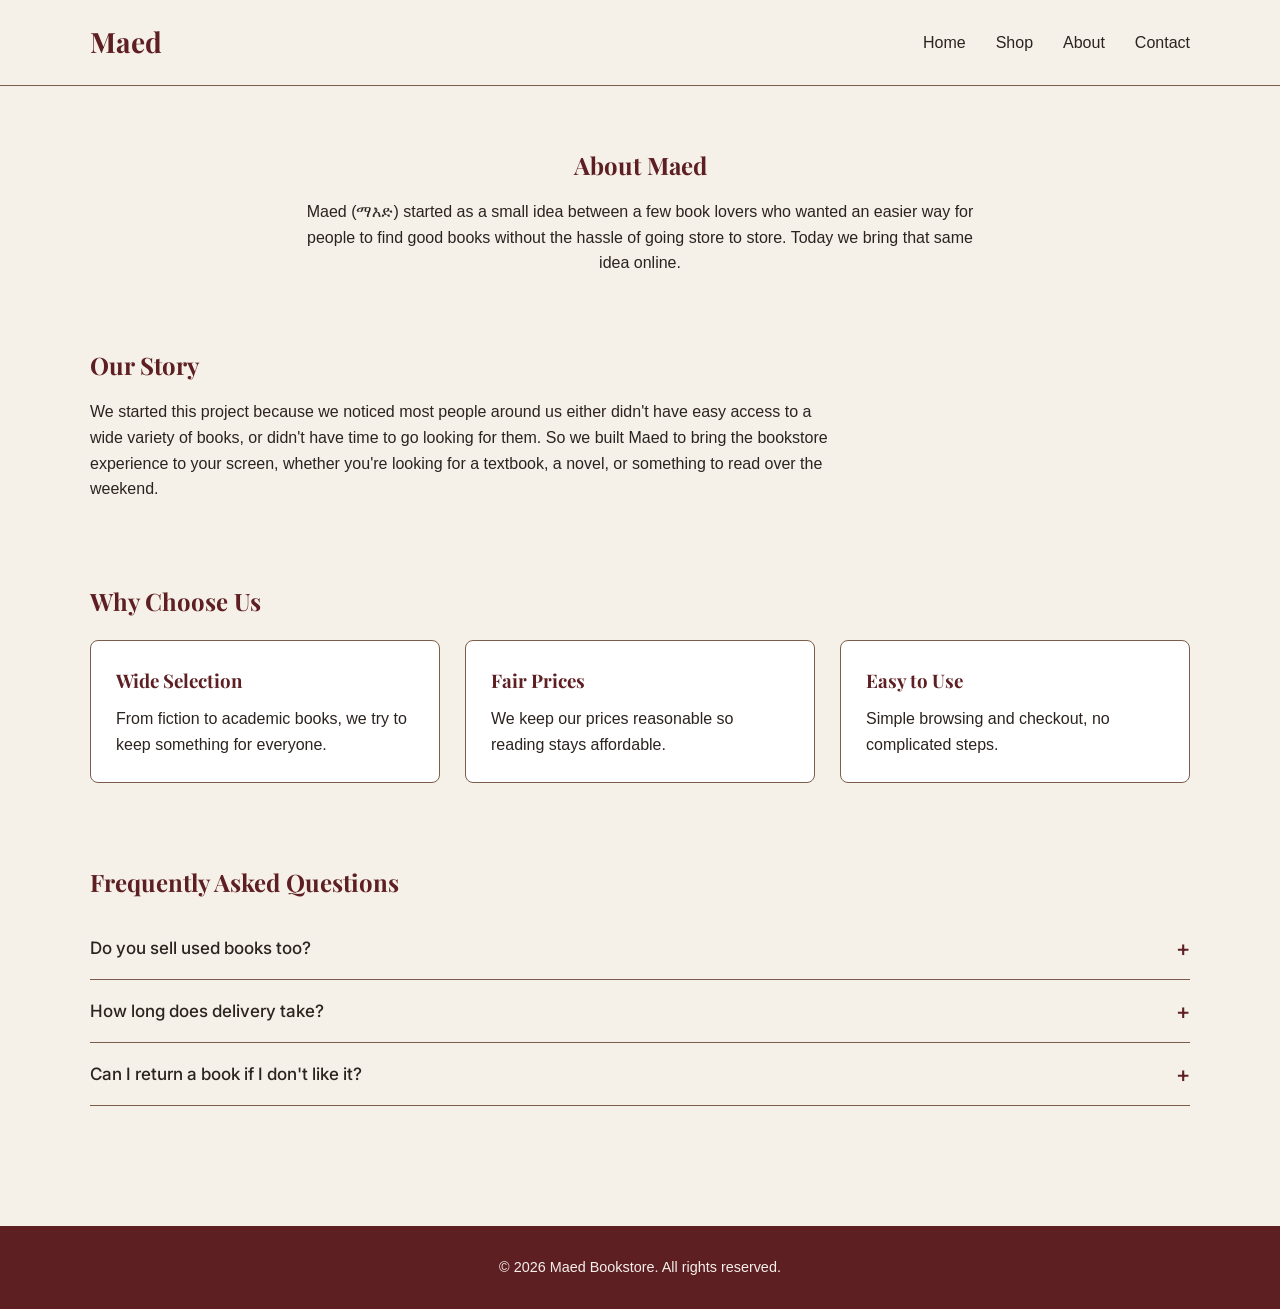
<file: about.html>
<!DOCTYPE html>
<html lang="en">

<head>
  <meta charset="UTF-8">
  <meta name="viewport" content="width=device-width, initial-scale=1.0">
  <title>About Us - Maed</title>

  <link
    href="https://fonts.googleapis.com/css2?family=Inter:wght@400;500;700&family=Playfair+Display:wght@400;600;700&display=swap"
    rel="stylesheet">
  <link rel="stylesheet" href="style.css">
  <link rel="stylesheet" href="about.css">
</head>

<body>

  <header>
    <nav class="container">
      <div class="logo">Maed</div>
      <ul>
        <li><a href="index.html">Home</a></li>
        <li><a href="catalog.html">Shop</a></li>
        <li><a href="about.html">About</a></li>
        <li><a href="contact.html">Contact</a></li>
      </ul>
    </nav>
  </header>

  <main class="container">

    <section class="about-hero">
      <h1>About Maed</h1>
      <p>Maed (ማእድ) started as a small idea between a few book lovers who wanted an easier way for people
        to find good books without the hassle of going store to store. Today we bring that same idea online.</p>
    </section>

    <section class="our-story">
      <h2>Our Story</h2>
      <p>We started this project because we noticed most people around us either didn't have easy access to
        a wide variety of books, or didn't have time to go looking for them. So we built Maed to bring the
        bookstore experience to your screen, whether you're looking for a textbook, a novel, or something to
        read over the weekend.</p>
    </section>

    <section class="values">
      <h2>Why Choose Us</h2>
      <div class="value-cards">
        <div class="card">
          <h3>Wide Selection</h3>
          <p>From fiction to academic books, we try to keep something for everyone.</p>
        </div>
        <div class="card">
          <h3>Fair Prices</h3>
          <p>We keep our prices reasonable so reading stays affordable.</p>
        </div>
        <div class="card">
          <h3>Easy to Use</h3>
          <p>Simple browsing and checkout, no complicated steps.</p>
        </div>
      </div>
    </section>

    <section class="faq">
      <h2>Frequently Asked Questions</h2>

      <div class="accordion">
        <div class="accordion-item">
          <button class="accordion-btn">Do you sell used books too?</button>
          <div class="accordion-content">
            <p>Right now we mainly focus on new books, but we're planning to add a used books section soon.</p>
          </div>
        </div>

        <div class="accordion-item">
          <button class="accordion-btn">How long does delivery take?</button>
          <div class="accordion-content">
            <p>It depends on your location, but usually a few business days.</p>
          </div>
        </div>

        <div class="accordion-item">
          <button class="accordion-btn">Can I return a book if I don't like it?</button>
          <div class="accordion-content">
            <p>Yes, as long as it's in its original condition and within our return window.</p>
          </div>
        </div>
      </div>
    </section>

  </main>

  <footer>
    <p>&copy; 2026 Maed Bookstore. All rights reserved.</p>
  </footer>

  <button id="scrollTopBtn" title="Go to top">&uarr;</button>

  <script src="about.js"></script>
</body>

</html>
</file>
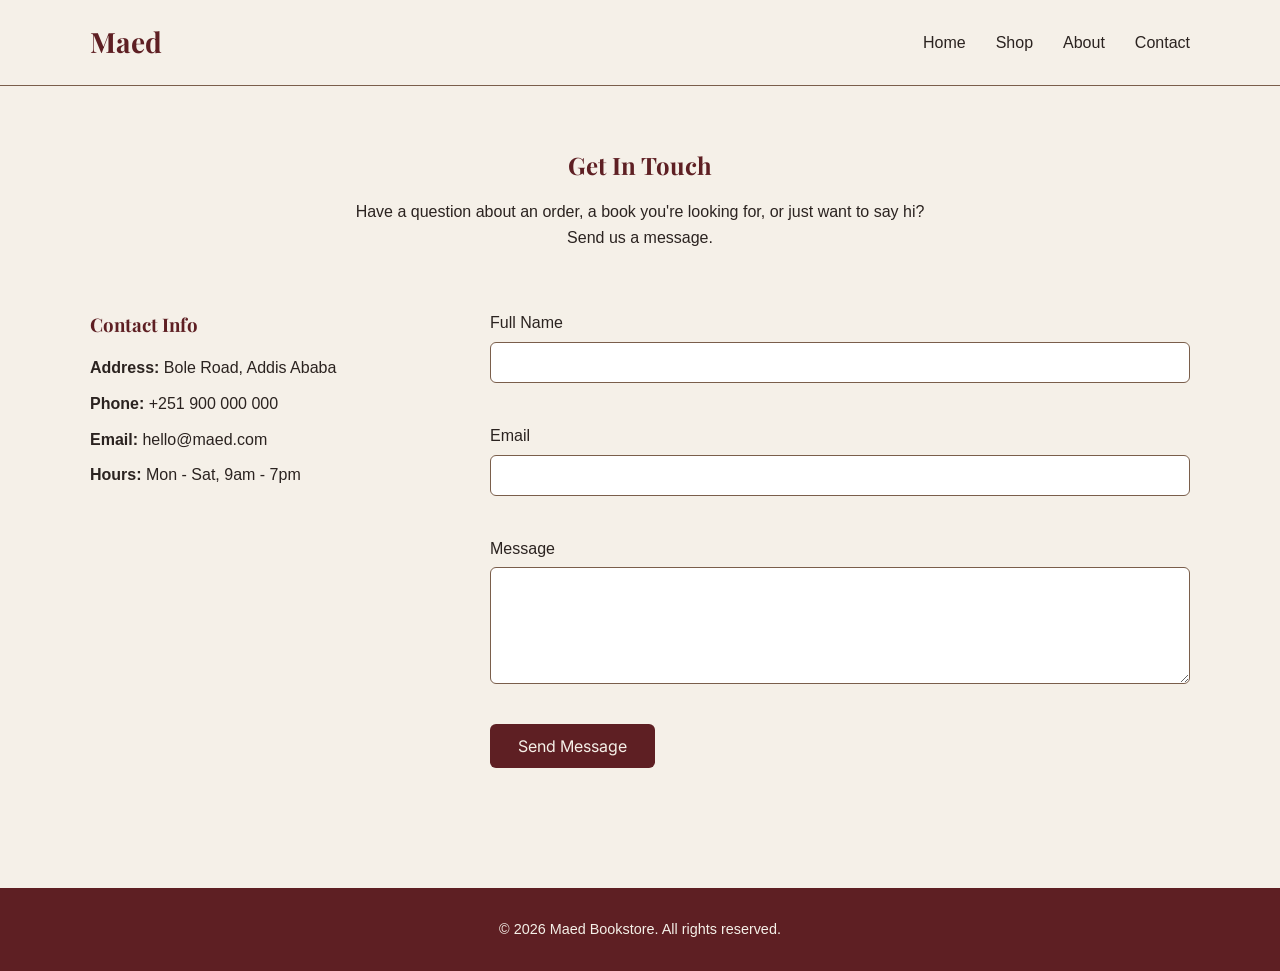
<file: contact.html>
<!DOCTYPE html>
<html lang="en">

<head>
    <meta charset="UTF-8">
    <meta name="viewport" content="width=device-width, initial-scale=1.0">
    <title>Contact - Maed</title>

    <link
        href="https://fonts.googleapis.com/css2?family=Inter:wght@400;500;700&family=Playfair+Display:wght@400;600;700&display=swap"
        rel="stylesheet">
    <link rel="stylesheet" href="style.css">
    <link rel="stylesheet" href="contact.css">
</head>

<body>

    <header>
        <nav class="container">
            <div class="logo">Maed</div>
            <ul>
                <li><a href="index.html">Home</a></li>
                <li><a href="catalog.html">Shop</a></li>
                <li><a href="about.html">About</a></li>
                <li><a href="contact.html">Contact</a></li>
            </ul>
        </nav>
    </header>

    <main class="container">

        <section class="contact-hero">
            <h1>Get In Touch</h1>
            <p>Have a question about an order, a book you're looking for, or just want to say hi? Send us a message.</p>
        </section>

        <section class="contact-wrapper">

            <div class="contact-info">
                <h3>Contact Info</h3>
                <p><strong>Address:</strong> Bole Road, Addis Ababa</p>
                <p><strong>Phone:</strong> +251 900 000 000</p>
                <p><strong>Email:</strong> hello@maed.com</p>
                <p><strong>Hours:</strong> Mon - Sat, 9am - 7pm</p>
            </div>

            <form id="contactForm" class="contact-form" novalidate>
                <div class="form-group">
                    <label for="name">Full Name</label>
                    <input type="text" id="name" name="name">
                    <span class="error-msg" id="nameError"></span>
                </div>

                <div class="form-group">
                    <label for="email">Email</label>
                    <input type="text" id="email" name="email">
                    <span class="error-msg" id="emailError"></span>
                </div>

                <div class="form-group">
                    <label for="message">Message</label>
                    <textarea id="message" name="message" rows="5"></textarea>
                    <span class="error-msg" id="messageError"></span>
                </div>

                <button type="submit" class="btn">Send Message</button>
            </form>

        </section>

    </main>

    <footer>
        <p>&copy; 2026 Maed Bookstore. All rights reserved.</p>
    </footer>

    <!-- confirmation modal -->
    <div id="successModal" class="modal-overlay">
        <div class="modal-box">
            <h3>Message Sent!</h3>
            <p>Thanks for reaching out, we'll get back to you soon.</p>
            <button id="closeModalBtn" class="btn">Close</button>
        </div>
    </div>

    <script src="contact.js"></script>
</body>

</html>
</file>
<file: style.css>
/* Maed - shared styles */
/* --- Reset & Variables --- */
* {
  margin: 0;
  padding: 0;
  box-sizing: border-box;
  font-family: 'Poppins', sans-serif;
}

:root {
  --primary-color: #2C3E50;
  --accent-color: #D35400;
  --bg-color: #F8F9FA;
  --card-bg: #FFFFFF;
  --text-main: #333333;
  --text-light: #777777;
}

body {
  background-color: var(--bg-color);
  color: var(--text-main);
  line-height: 1.6;
}

/* --- Navigation Bar --- */
.navbar {
  display: flex;
  justify-content: space-between;
  align-items: center;
  padding: 20px 8%;
  background-color: #FFFFFF;
  box-shadow: 0 2px 10px rgba(0,0,0,0.05);
  position: sticky;
  top: 0;
  z-index: 1000;
}

.logo {
  font-family: 'Playfair Display', serif;
  font-size: 1.8rem;
  font-weight: 700;
  color: var(--primary-color);
}

.logo span {
  color: var(--accent-color);
}

.nav-links {
  list-style: none;
  display: flex;
  gap: 30px;
}

.nav-links a {
  text-decoration: none;
  color: var(--text-main);
  font-weight: 500;
  transition: color 0.3s ease;
}

.nav-links a:hover, .nav-links a.active {
  color: var(--accent-color);
}

.cart-btn {
  text-decoration: none;
  background-color: var(--primary-color);
  color: white;
  padding: 8px 16px;
  border-radius: 20px;
  font-size: 0.9rem;
  font-weight: 500;
  transition: background 0.3s ease;
}

.cart-btn:hover {
  background-color: var(--accent-color);
}

/* --- Hero Section (With Library Background Image) --- */
.hero {
  background: linear-gradient(rgba(44, 62, 80, 0.8), rgba(44, 62, 80, 0.85)), 
              url('https://images.unsplash.com/photo-1507842229499-96851659a721?auto=format&fit=crop&w=1920&q=80') center/cover no-repeat;
  color: white;
  text-align: center;
  padding: 120px 20px;
}

.hero-content {
  max-width: 700px;
  margin: 0 auto;
}

.hero-content h1 {
  font-family: 'Playfair Display', serif;
  font-size: 3rem;
  margin-bottom: 20px;
}

.hero-content p {
  font-size: 1.1rem;
  margin-bottom: 30px;
  color: #E2E8F0;
}

.hero-buttons {
  display: flex;
  justify-content: center;
  gap: 15px;
}

.btn-primary, .btn-secondary {
  text-decoration: none;
  padding: 12px 28px;
  border-radius: 5px;
  font-weight: 500;
  transition: all 0.3s ease;
}

.btn-primary {
  background-color: var(--accent-color);
  color: white;
}

.btn-primary:hover {
  background-color: #b54600;
}

.btn-secondary {
  background-color: transparent;
  color: white;
  border: 2px solid white;
}

.btn-secondary:hover {
  background-color: white;
  color: var(--primary-color);
}

/* --- Featured & Catalog Sections --- */
.featured-section {
  padding: 80px 8%;
}

.section-title {
  text-align: center;
  margin-bottom: 50px;
}

.section-title h2 {
  font-family: 'Playfair Display', serif;
  font-size: 2.2rem;
  color: var(--primary-color);
  margin-bottom: 10px;
}

.section-title p {
  color: var(--text-light);
}

.book-grid {
  display: grid;
  grid-template-columns: repeat(auto-fit, minmax(280px, 1fr));
  gap: 30px;
}

.book-card {
  background-color: var(--card-bg);
  border-radius: 8px;
  overflow: hidden;
  box-shadow: 0 4px 15px rgba(0,0,0,0.05);
  transition: transform 0.3s ease;
  display: flex;
  flex-direction: column;
}

.book-card:hover {
  transform: translateY(-5px);
}

.book-img-placeholder {
  height: 200px;
  background-color: #E9ECEF;
  display: flex;
  align-items: center;
  justify-content: center;
  font-size: 3rem;
}

.book-info {
  padding: 20px;
  display: flex;
  flex-direction: column;
  flex-grow: 1;
}

.book-info h3 {
  font-size: 1.2rem;
  margin-bottom: 5px;
  color: var(--primary-color);
}

.author {
  font-size: 0.9rem;
  color: var(--text-light);
  margin-bottom: 15px;
}

.price {
  font-weight: 600;
  color: var(--accent-color);
  font-size: 1.1rem;
  margin-bottom: 15px;
}

.btn-card {
  margin-top: auto;
  text-align: center;
  text-decoration: none;
  background-color: #F1F3F5;
  color: var(--primary-color);
  padding: 8px;
  border-radius: 4px;
  font-weight: 500;
  font-size: 0.9rem;
  border: none;
  cursor: pointer;
  transition: background 0.3s ease;
}

.btn-card:hover {
  background-color: var(--primary-color);
  color: white;
}

/* --- Catalog Specific Layout & Filters --- */
.catalog-header {
  text-align: center;
  padding: 50px 20px 30px;
  background-color: #FFFFFF;
  border-bottom: 1px solid #E9ECEF;
}

.catalog-header h1 {
  font-family: 'Playfair Display', serif;
  font-size: 2.5rem;
  color: var(--primary-color);
  margin-bottom: 10px;
}

.catalog-header p {
  color: var(--text-light);
  margin-bottom: 25px;
}

#search-input {
  width: 100%;
  max-width: 450px;
  padding: 12px 20px;
  border: 2px solid #E2E8F0;
  border-radius: 30px;
  font-size: 1rem;
  outline: none;
  transition: border-color 0.3s ease;
}

#search-input:focus {
  border-color: var(--accent-color);
}

.catalog-layout {
  display: flex;
  gap: 40px;
  padding: 50px 8%;
  align-items: flex-start;
}

.filter-sidebar {
  width: 250px;
  background: white;
  padding: 25px;
  border-radius: 8px;
  box-shadow: 0 4px 15px rgba(0,0,0,0.05);
  flex-shrink: 0;
}

.filter-sidebar h3 {
  font-size: 1.1rem;
  color: var(--primary-color);
  margin-bottom: 20px;
  border-bottom: 2px solid #F1F3F5;
  padding-bottom: 10px;
}

.filter-list {
  list-style: none;
  display: flex;
  flex-direction: column;
  gap: 10px;
}

.filter-btn {
  width: 100%;
  text-align: left;
  background: none;
  border: none;
  padding: 10px 15px;
  border-radius: 5px;
  font-size: 0.95rem;
  color: var(--text-main);
  cursor: pointer;
  transition: all 0.3s ease;
}

.filter-btn:hover, .filter-btn.active {
  background-color: var(--primary-color);
  color: white;
}

.catalog-grid-container {
  flex-grow: 1;
}

.no-results {
  text-align: center;
  padding: 50px;
  color: var(--text-light);
  font-size: 1.1rem;
}

/* --- Footer --- */
footer {
  text-align: center;
  padding: 30px;
  background-color: var(--primary-color);
  color: white;
  font-size: 0.9rem;
}

/* --- Responsive Media Queries --- */
@media (max-width: 768px) {
  .catalog-layout {
    flex-direction: column;
  }
  .filter-sidebar {
    width: 100%;
  }
  .hero-content h1 {
    font-size: 2.2rem;
  }
}
:root {
    --bg: #F5F0E8;
    --primary: #5E1F23;
    --secondary: #7A5E4B;
    --accent: #C9A24B;
    --text: #2B2320;
}

* {
    margin: 0;
    padding: 0;
    box-sizing: border-box;
}

body {
    font-family: 'Inter', sans-serif;
    background-color: var(--bg);
    color: var(--text);
    line-height: 1.6;
}

h1,
h2,
h3,
h4 {
    font-family: 'Playfair Display', serif;
    color: var(--primary);
    margin-bottom: 15px;
}

a {
    text-decoration: none;
    color: var(--text);
}

img {
    max-width: 100%;
    display: block;
}

.container {
    width: 90%;
    max-width: 1100px;
    margin: 0 auto;
}

/* Header / Nav */
header {
    background-color: var(--bg);
    border-bottom: 1px solid var(--secondary);
    padding: 20px 0;
}

nav {
    display: flex;
    justify-content: space-between;
    align-items: center;
}

.logo {
    font-family: 'Playfair Display', serif;
    font-size: 28px;
    color: var(--primary);
}

nav ul {
    list-style: none;
    display: flex;
    gap: 30px;
}

nav ul li a {
    font-weight: 500;
    transition: color 0.3s ease;
}

nav ul li a:hover {
    color: var(--accent);
}

/* Buttons */
.btn {
    display: inline-block;
    background-color: var(--primary);
    color: var(--bg);
    padding: 12px 28px;
    border: none;
    border-radius: 6px;
    cursor: pointer;
    font-family: 'Inter', sans-serif;
    font-size: 16px;
    transition: background-color 0.3s ease, transform 0.2s ease;
}

.btn:hover {
    background-color: var(--accent);
    color: var(--text);
    transform: translateY(-2px);
}

/* Footer */
footer {
    background-color: var(--primary);
    color: var(--bg);
    padding: 30px 0;
    margin-top: 60px;
    text-align: center;
}

footer a {
    color: var(--accent);
}

/* Responsive */
@media (max-width: 768px) {
    nav {
        flex-direction: column;
        gap: 15px;
    }

    nav ul {
        gap: 15px;
        flex-wrap: wrap;
        justify-content: center;
    }
}
</file>
<file: about.css>
/* About page specific styles */

.about-hero {
    padding: 60px 0 30px;
    text-align: center;
}

.about-hero p {
    max-width: 700px;
    margin: 0 auto;
}

.our-story {
    padding: 40px 0;
}

.our-story p {
    max-width: 750px;
}

.values {
    padding: 40px 0;
}

.value-cards {
    display: flex;
    gap: 25px;
    flex-wrap: wrap;
    margin-top: 20px;
}

.card {
    background-color: white;
    border: 1px solid var(--secondary);
    border-radius: 8px;
    padding: 25px;
    flex: 1;
    min-width: 220px;
}

.card h3 {
    color: var(--primary);
    margin-bottom: 10px;
}

/* FAQ Accordion */
.faq {
    padding: 40px 0 60px;
}

.accordion-item {
    border-bottom: 1px solid var(--secondary);
}

.accordion-btn {
    width: 100%;
    text-align: left;
    background: none;
    border: none;
    padding: 18px 0;
    font-family: 'Inter', sans-serif;
    font-size: 17px;
    font-weight: 500;
    color: var(--text);
    cursor: pointer;
    display: flex;
    justify-content: space-between;
    align-items: center;
}

.accordion-btn::after {
    content: "+";
    font-size: 22px;
    color: var(--primary);
}

.accordion-btn.active::after {
    content: "-";
}

.accordion-content {
    max-height: 0;
    overflow: hidden;
    transition: max-height 0.3s ease;
}

.accordion-content p {
    padding-bottom: 15px;
}

/* Scroll to top button */
#scrollTopBtn {
    position: fixed;
    bottom: 25px;
    right: 25px;
    background-color: var(--primary);
    color: var(--bg);
    border: none;
    border-radius: 50%;
    width: 45px;
    height: 45px;
    font-size: 20px;
    cursor: pointer;
    display: none;
    transition: background-color 0.3s ease;
}

#scrollTopBtn:hover {
    background-color: var(--accent);
    color: var(--text);
}

@media (max-width: 768px) {
    .value-cards {
        flex-direction: column;
    }
}
</file>
<file: contact.css>
/* Contact page specific styles */

.contact-hero {
    padding: 60px 0 20px;
    text-align: center;
}

.contact-hero p {
    max-width: 600px;
    margin: 0 auto;
}

.contact-wrapper {
    display: flex;
    gap: 50px;
    padding: 40px 0 60px;
    flex-wrap: wrap;
}

.contact-info {
    flex: 1;
    min-width: 250px;
}

.contact-info h3 {
    margin-bottom: 15px;
}

.contact-info p {
    margin-bottom: 10px;
}

.contact-form {
    flex: 2;
    min-width: 300px;
}

.form-group {
    margin-bottom: 20px;
    display: flex;
    flex-direction: column;
}

.form-group label {
    margin-bottom: 6px;
    font-weight: 500;
}

.form-group input,
.form-group textarea {
    padding: 10px;
    border: 1px solid var(--secondary);
    border-radius: 6px;
    font-family: 'Inter', sans-serif;
    font-size: 15px;
}

.form-group input:focus,
.form-group textarea:focus {
    outline: none;
    border-color: var(--primary);
}

.error-msg {
    color: #b3261e;
    font-size: 13px;
    min-height: 16px;
    margin-top: 4px;
}

/* Modal */
.modal-overlay {
    display: none;
    position: fixed;
    top: 0;
    left: 0;
    width: 100%;
    height: 100%;
    background: rgba(0, 0, 0, 0.5);
    justify-content: center;
    align-items: center;
}

.modal-overlay.show {
    display: flex;
}

.modal-box {
    background: var(--bg);
    padding: 35px 30px;
    border-radius: 10px;
    text-align: center;
    max-width: 350px;
}

.modal-box h3 {
    margin-bottom: 10px;
}

.modal-box p {
    margin-bottom: 20px;
}

@media (max-width: 768px) {
    .contact-wrapper {
        flex-direction: column;
    }
}
</file>
